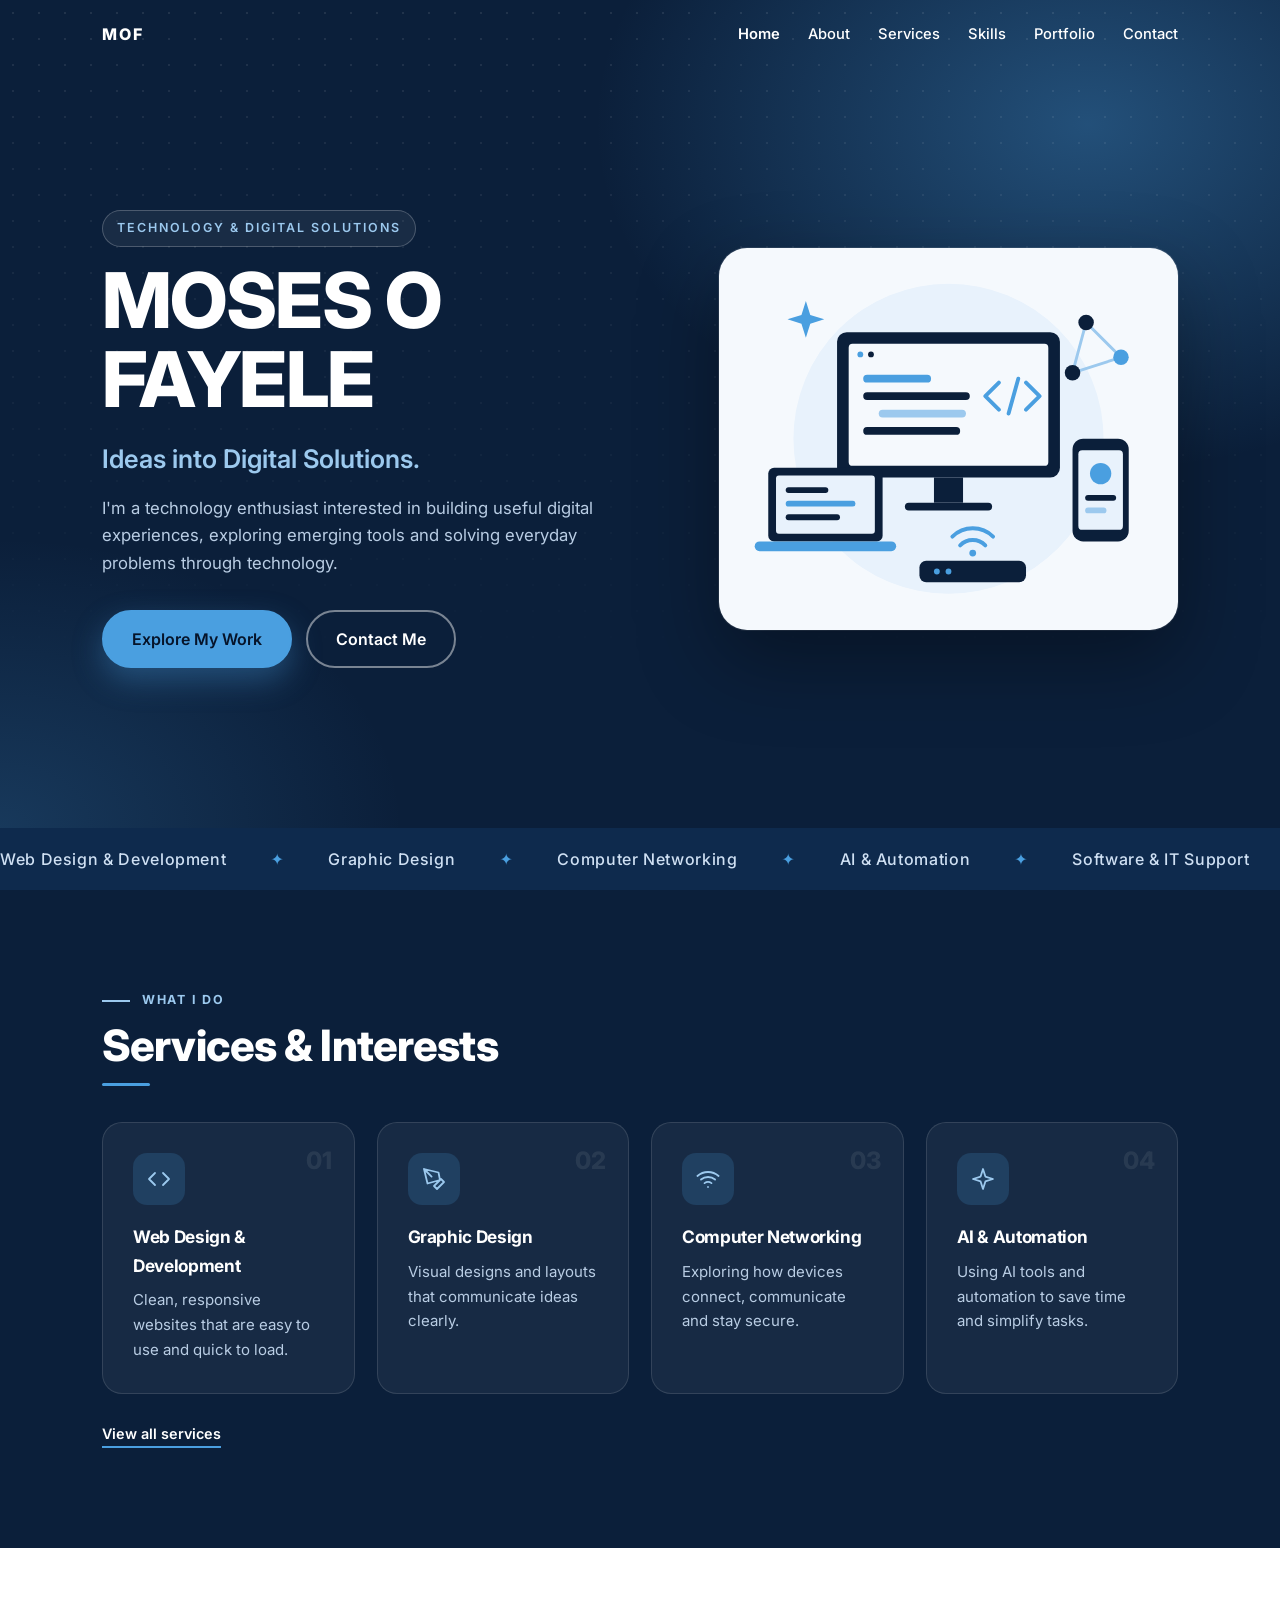
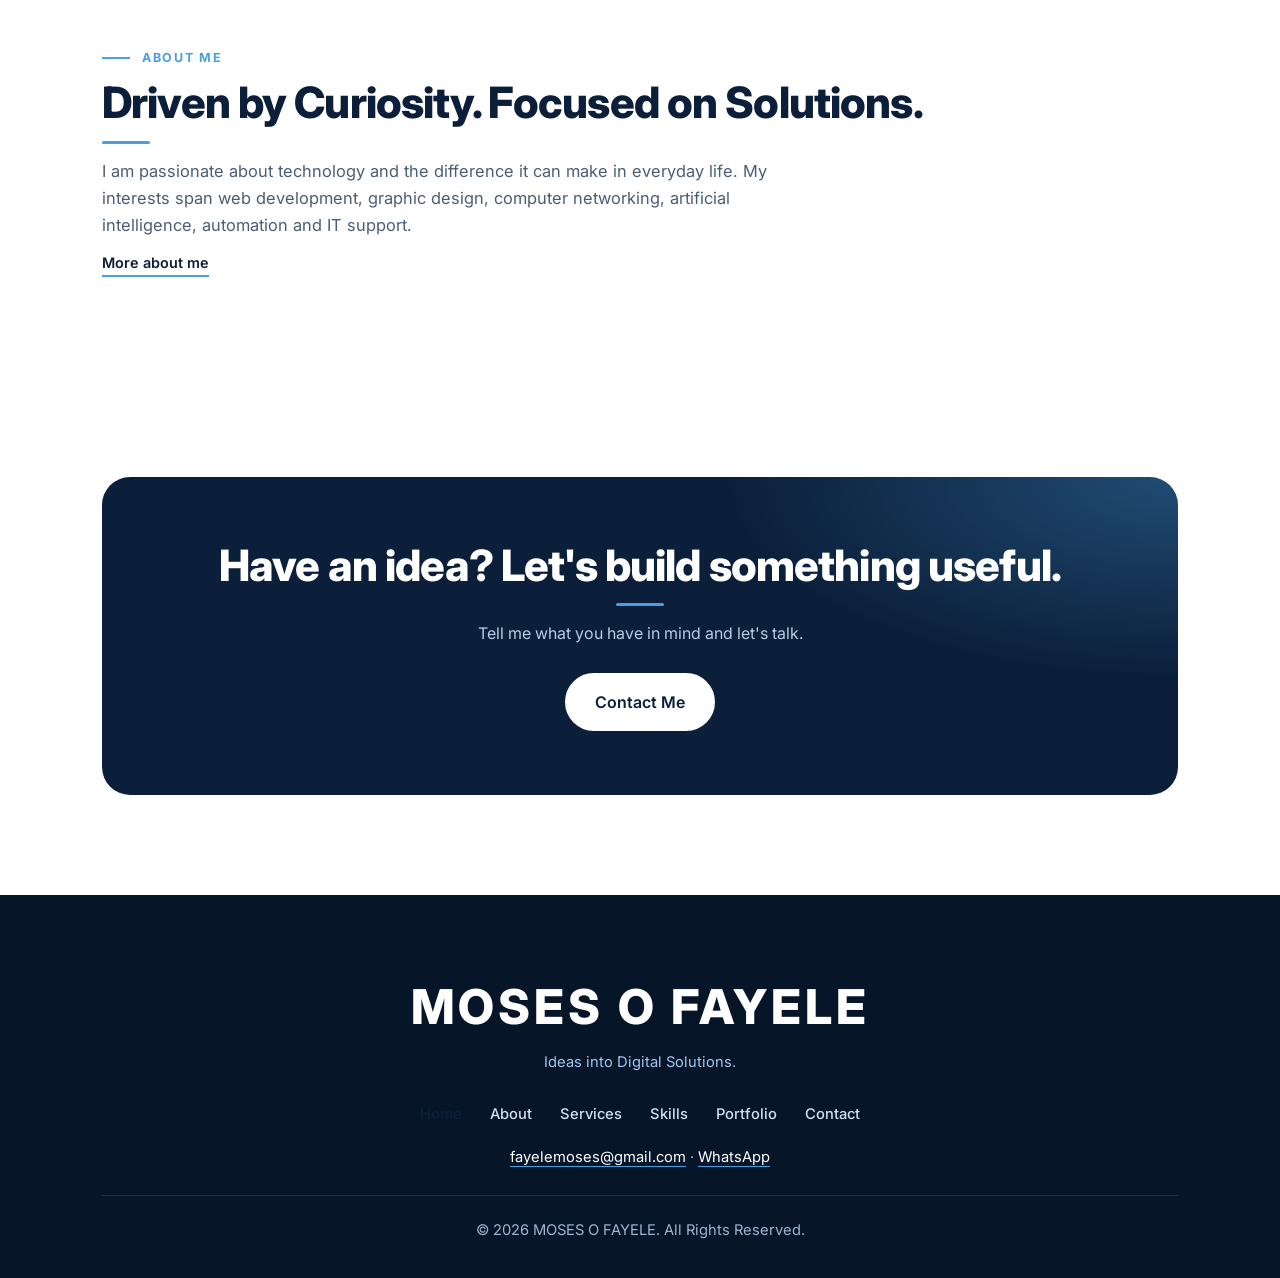
<file: index.html>
<!doctype html>
<html lang="en"><head><meta charset="utf-8"><meta name="viewport" content="width=device-width,initial-scale=1">
<title>MOSES O FAYELE | Technology & Digital Solutions</title>
<meta name="description" content="Portfolio of Moses O Fayele: web design, graphic design, networking, AI tools, digital marketing and IT support. Ideas into Digital Solutions.">
<meta property="og:title" content="MOSES O FAYELE | Technology & Digital Solutions"><meta property="og:type" content="website">
<meta name="theme-color" content="#0b1f3a"><link rel="preconnect" href="https://fonts.googleapis.com"><link rel="preconnect" href="https://fonts.gstatic.com" crossorigin><link href="https://fonts.googleapis.com/css2?family=Inter:wght@400;500;600;700;800&display=swap" rel="stylesheet">
<link rel="icon" href="data:image/svg+xml,%3Csvg xmlns='http://www.w3.org/2000/svg' viewBox='0 0 64 64'%3E%3Crect width='64' height='64' rx='14' fill='%230b1f3a'/%3E%3Ctext x='32' y='43' font-size='30' font-family='Arial' font-weight='700' text-anchor='middle' fill='white'%3EMF%3C/text%3E%3C/svg%3E">
<link rel="stylesheet" href="style.css"></head>
<body data-page=""><div id="app"></div><script src="site.js"></script></body></html>
</file>
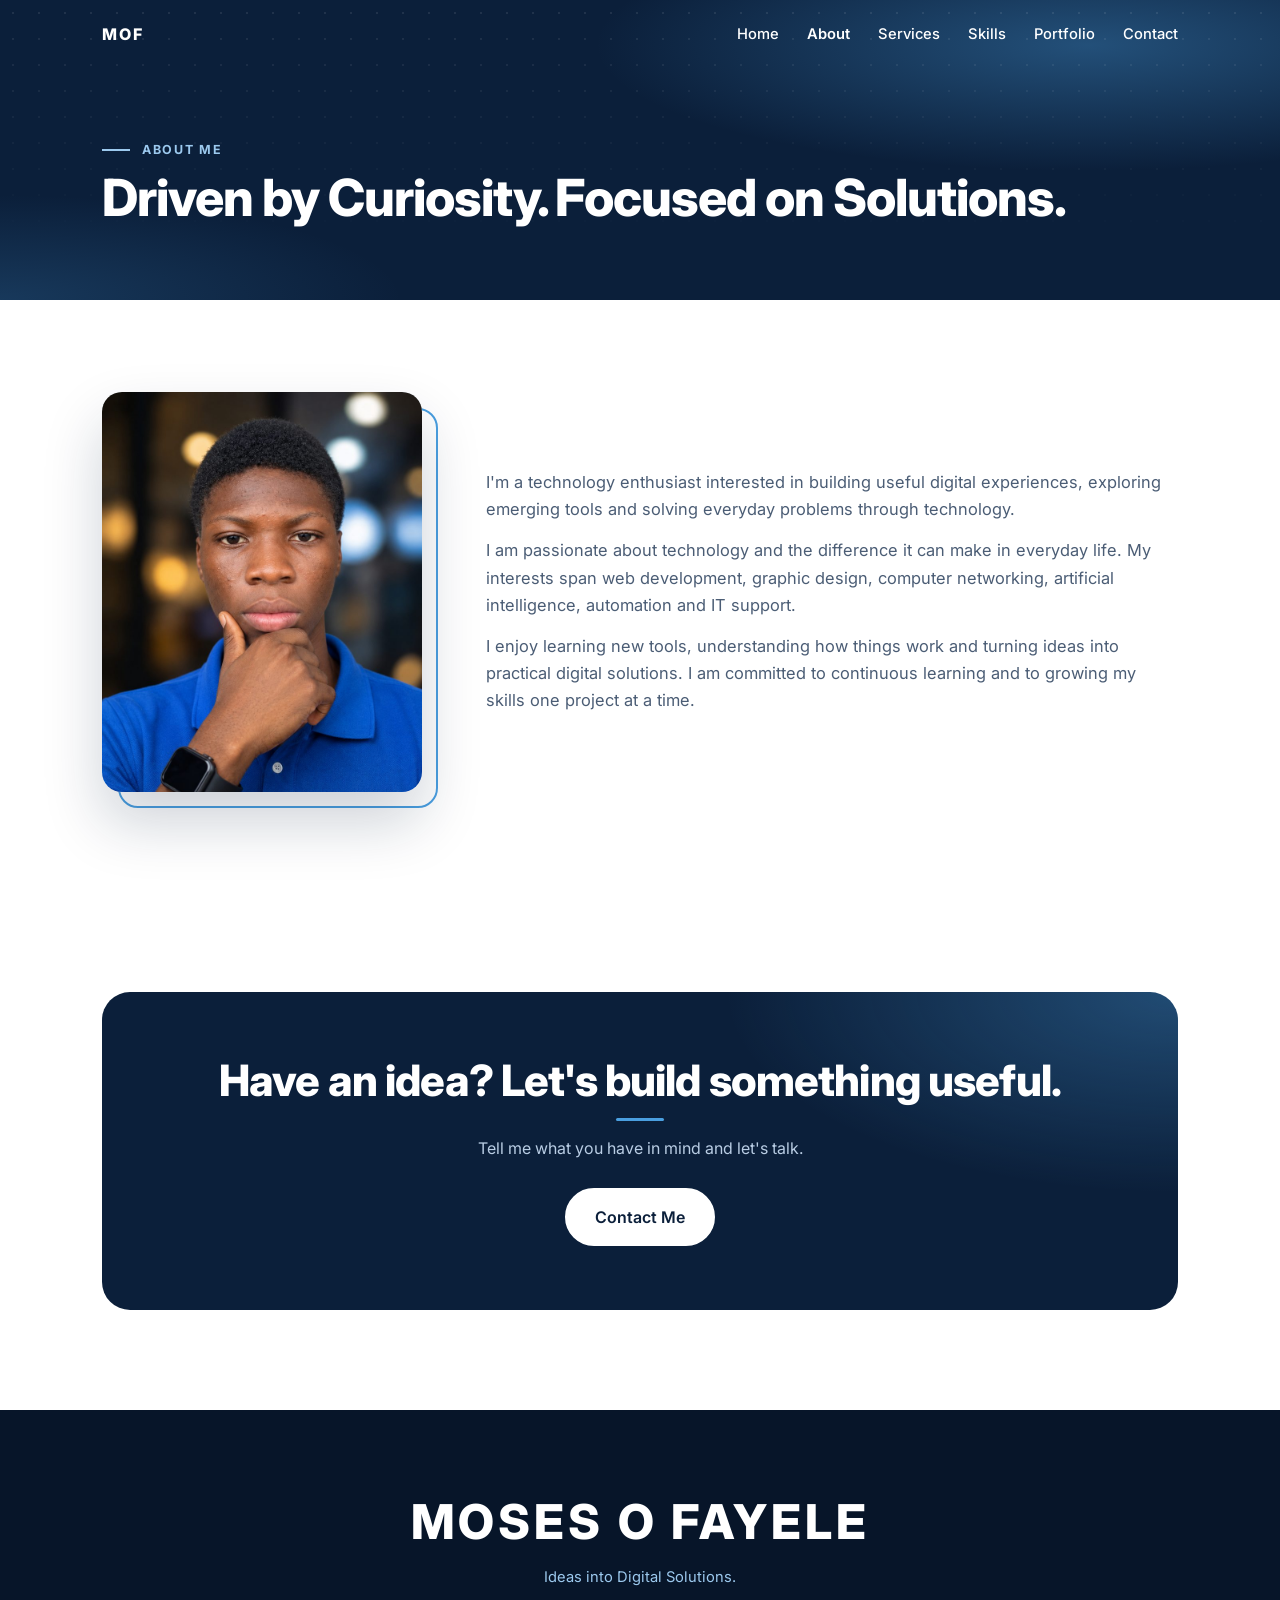
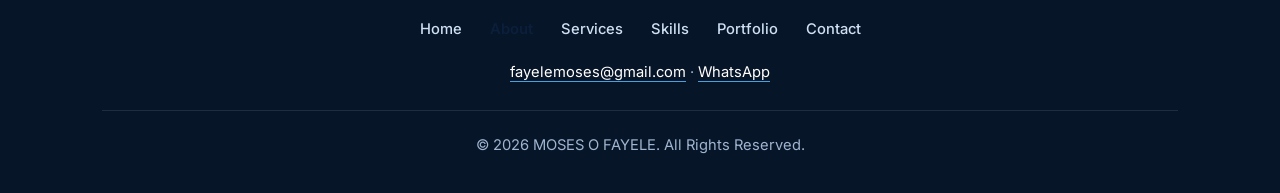
<file: about.html>
<!doctype html>
<html lang="en"><head><meta charset="utf-8"><meta name="viewport" content="width=device-width,initial-scale=1">
<title>About | MOSES O FAYELE | Technology & Digital Solutions</title>
<meta name="description" content="Portfolio of Moses O Fayele: web design, graphic design, networking, AI tools, digital marketing and IT support. Ideas into Digital Solutions.">
<meta property="og:title" content="About | MOSES O FAYELE | Technology & Digital Solutions"><meta property="og:type" content="website">
<meta name="theme-color" content="#0b1f3a"><link rel="preconnect" href="https://fonts.googleapis.com"><link rel="preconnect" href="https://fonts.gstatic.com" crossorigin><link href="https://fonts.googleapis.com/css2?family=Inter:wght@400;500;600;700;800&display=swap" rel="stylesheet">
<link rel="icon" href="data:image/svg+xml,%3Csvg xmlns='http://www.w3.org/2000/svg' viewBox='0 0 64 64'%3E%3Crect width='64' height='64' rx='14' fill='%230b1f3a'/%3E%3Ctext x='32' y='43' font-size='30' font-family='Arial' font-weight='700' text-anchor='middle' fill='white'%3EMF%3C/text%3E%3C/svg%3E">
<link rel="stylesheet" href="style.css"></head>
<body data-page="about"><div id="app"></div><script src="site.js"></script></body></html>
</file>
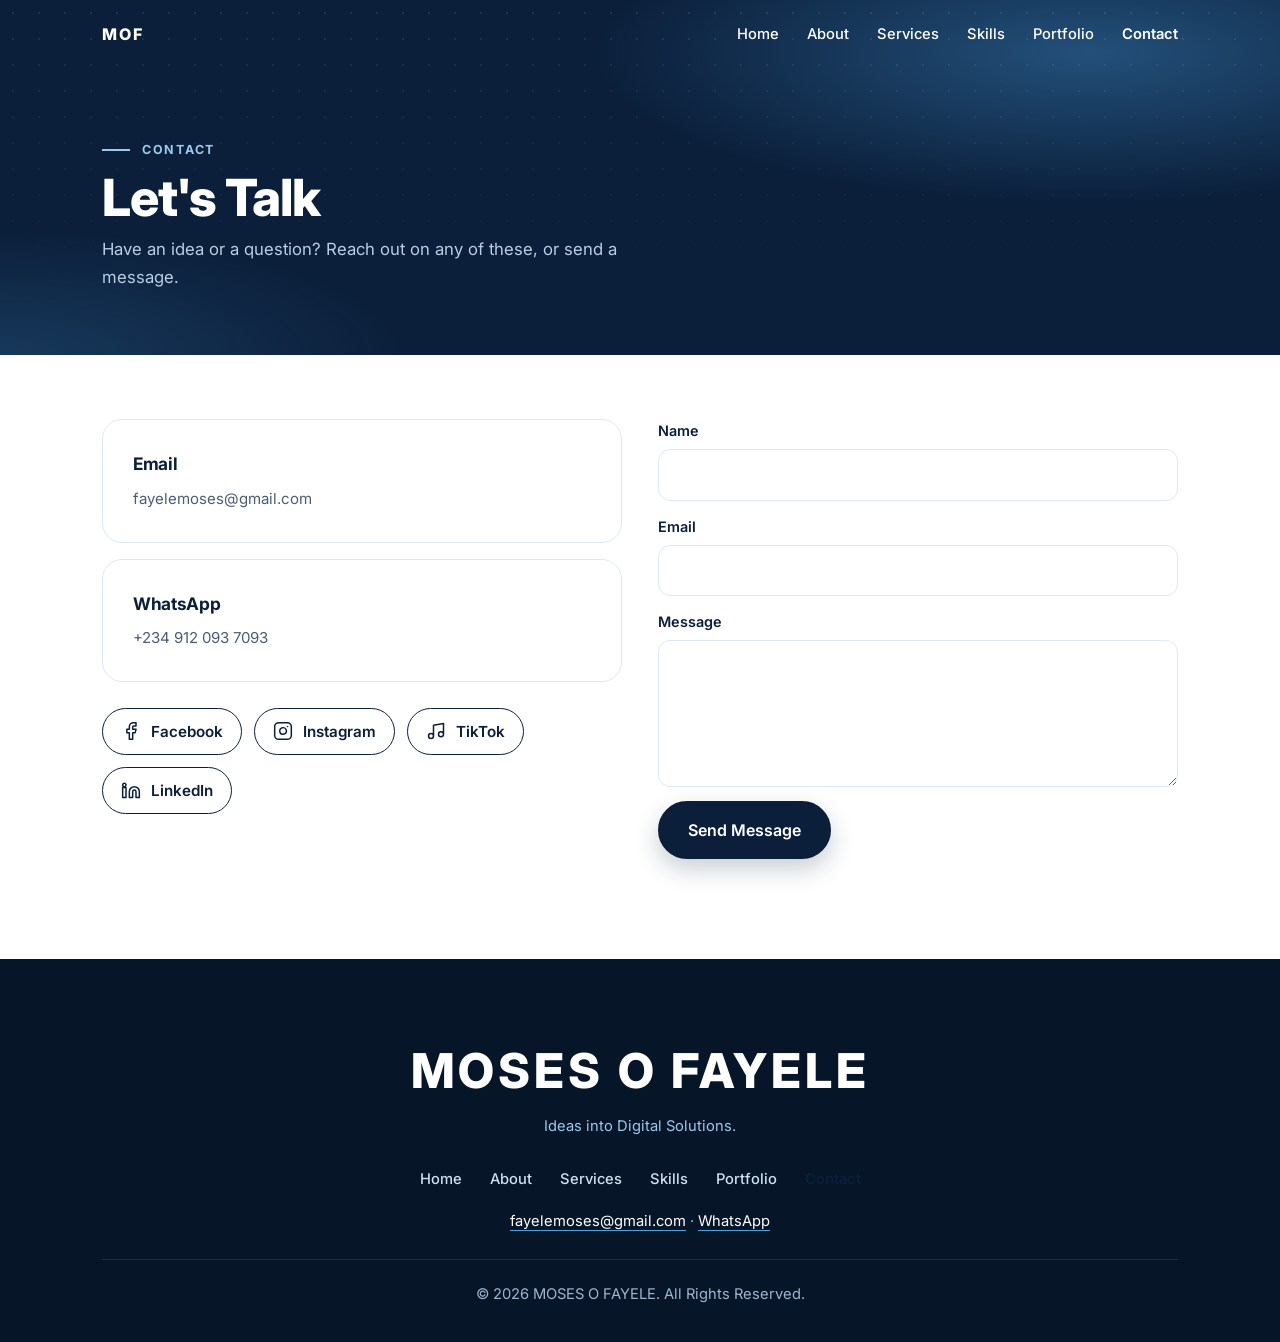
<file: contact.html>
<!doctype html>
<html lang="en"><head><meta charset="utf-8"><meta name="viewport" content="width=device-width,initial-scale=1">
<title>Contact | MOSES O FAYELE | Technology & Digital Solutions</title>
<meta name="description" content="Portfolio of Moses O Fayele: web design, graphic design, networking, AI tools, digital marketing and IT support. Ideas into Digital Solutions.">
<meta property="og:title" content="Contact | MOSES O FAYELE | Technology & Digital Solutions"><meta property="og:type" content="website">
<meta name="theme-color" content="#0b1f3a"><link rel="preconnect" href="https://fonts.googleapis.com"><link rel="preconnect" href="https://fonts.gstatic.com" crossorigin><link href="https://fonts.googleapis.com/css2?family=Inter:wght@400;500;600;700;800&display=swap" rel="stylesheet">
<link rel="icon" href="data:image/svg+xml,%3Csvg xmlns='http://www.w3.org/2000/svg' viewBox='0 0 64 64'%3E%3Crect width='64' height='64' rx='14' fill='%230b1f3a'/%3E%3Ctext x='32' y='43' font-size='30' font-family='Arial' font-weight='700' text-anchor='middle' fill='white'%3EMF%3C/text%3E%3C/svg%3E">
<link rel="stylesheet" href="style.css"></head>
<body data-page="contact"><div id="app"></div><script src="site.js"></script></body></html>
</file>
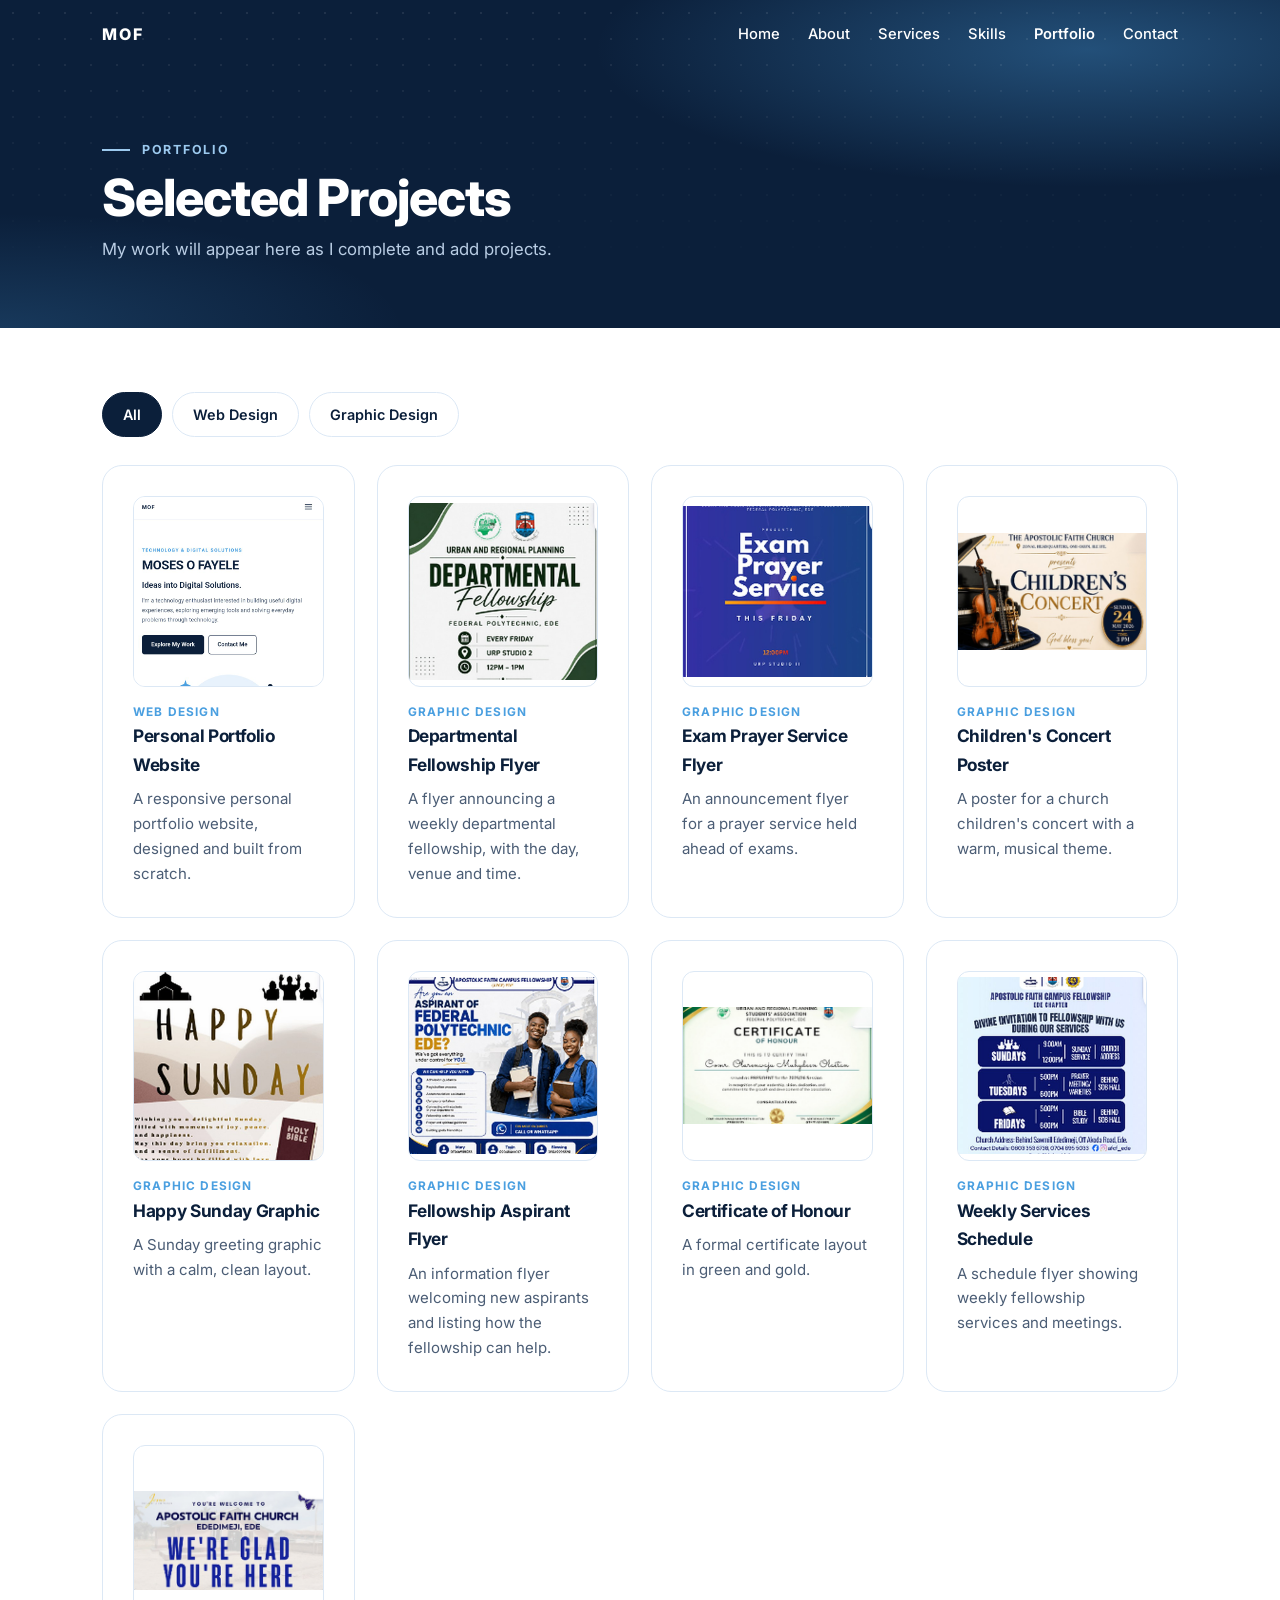
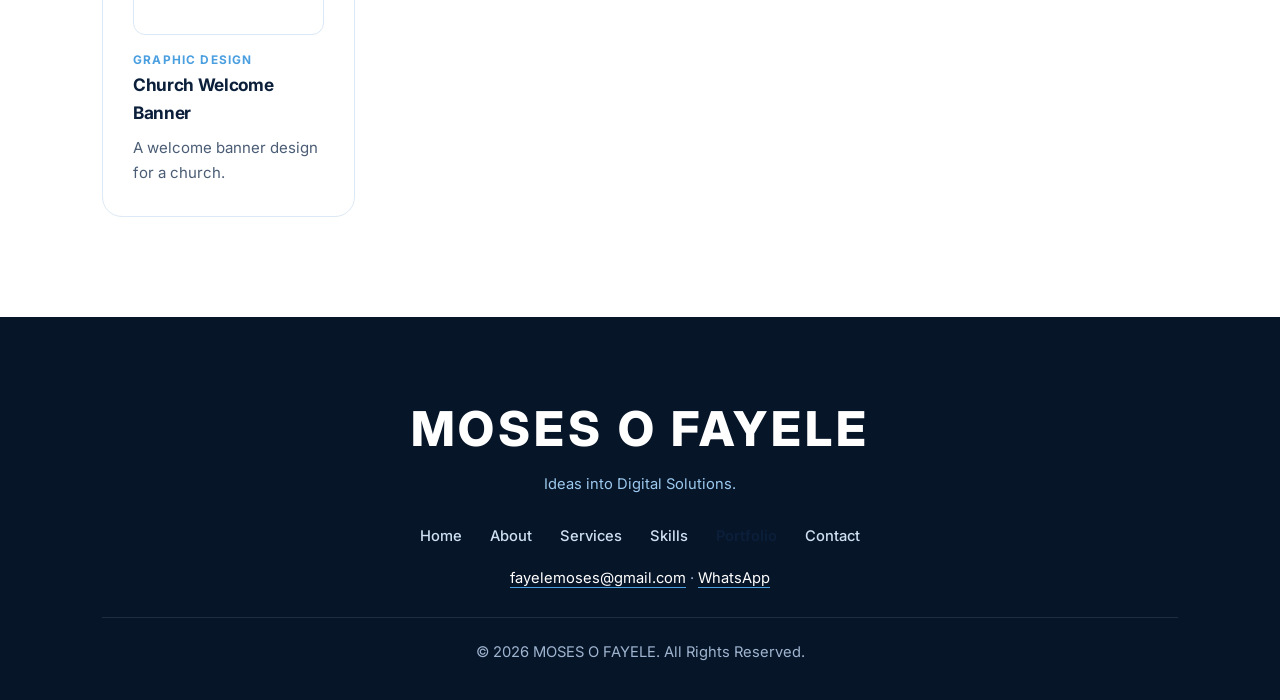
<file: portfolio.html>
<!doctype html>
<html lang="en"><head><meta charset="utf-8"><meta name="viewport" content="width=device-width,initial-scale=1">
<title>Portfolio | MOSES O FAYELE | Technology & Digital Solutions</title>
<meta name="description" content="Portfolio of Moses O Fayele: web design, graphic design, networking, AI tools, digital marketing and IT support. Ideas into Digital Solutions.">
<meta property="og:title" content="Portfolio | MOSES O FAYELE | Technology & Digital Solutions"><meta property="og:type" content="website">
<meta name="theme-color" content="#0b1f3a"><link rel="preconnect" href="https://fonts.googleapis.com"><link rel="preconnect" href="https://fonts.gstatic.com" crossorigin><link href="https://fonts.googleapis.com/css2?family=Inter:wght@400;500;600;700;800&display=swap" rel="stylesheet">
<link rel="icon" href="data:image/svg+xml,%3Csvg xmlns='http://www.w3.org/2000/svg' viewBox='0 0 64 64'%3E%3Crect width='64' height='64' rx='14' fill='%230b1f3a'/%3E%3Ctext x='32' y='43' font-size='30' font-family='Arial' font-weight='700' text-anchor='middle' fill='white'%3EMF%3C/text%3E%3C/svg%3E">
<link rel="stylesheet" href="style.css"></head>
<body data-page="portfolio"><div id="app"></div><script src="site.js"></script></body></html>
</file>
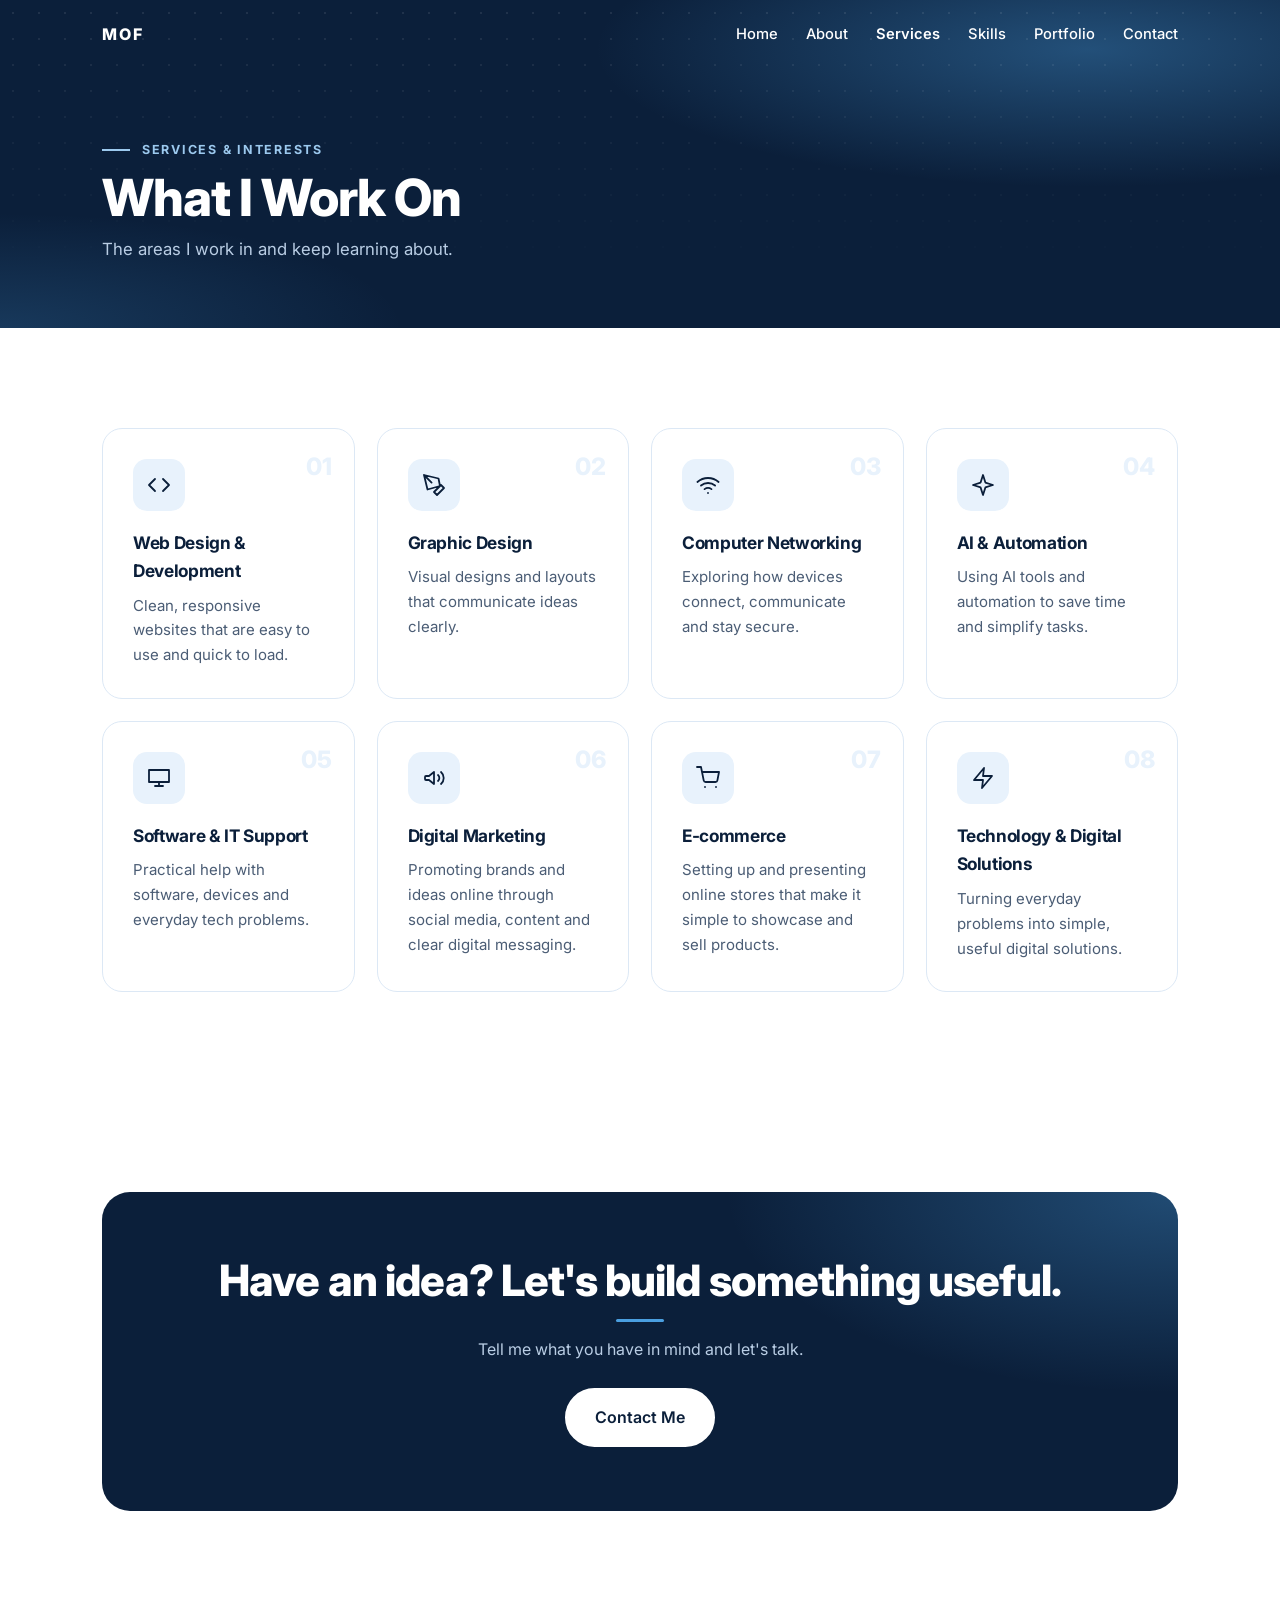
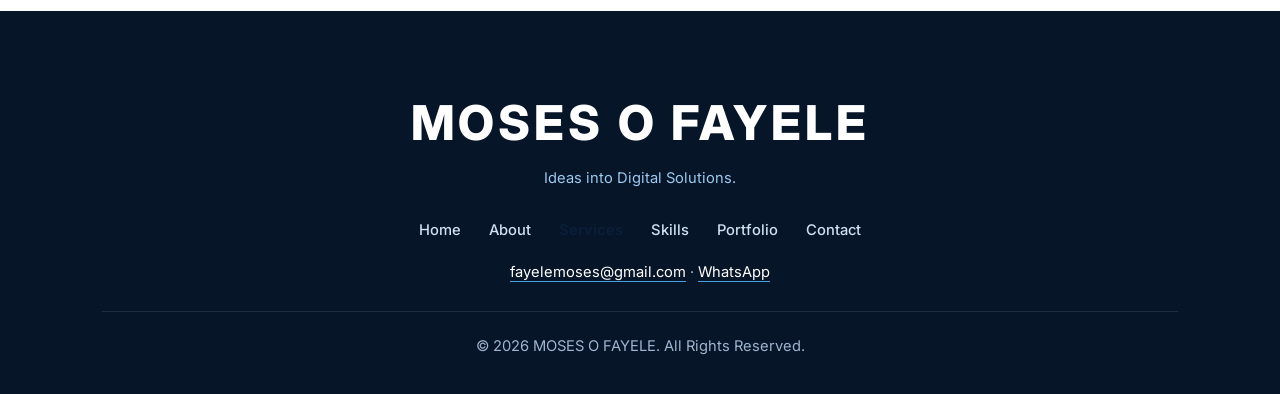
<file: services.html>
<!doctype html>
<html lang="en"><head><meta charset="utf-8"><meta name="viewport" content="width=device-width,initial-scale=1">
<title>Services | MOSES O FAYELE | Technology & Digital Solutions</title>
<meta name="description" content="Portfolio of Moses O Fayele: web design, graphic design, networking, AI tools, digital marketing and IT support. Ideas into Digital Solutions.">
<meta property="og:title" content="Services | MOSES O FAYELE | Technology & Digital Solutions"><meta property="og:type" content="website">
<meta name="theme-color" content="#0b1f3a"><link rel="preconnect" href="https://fonts.googleapis.com"><link rel="preconnect" href="https://fonts.gstatic.com" crossorigin><link href="https://fonts.googleapis.com/css2?family=Inter:wght@400;500;600;700;800&display=swap" rel="stylesheet">
<link rel="icon" href="data:image/svg+xml,%3Csvg xmlns='http://www.w3.org/2000/svg' viewBox='0 0 64 64'%3E%3Crect width='64' height='64' rx='14' fill='%230b1f3a'/%3E%3Ctext x='32' y='43' font-size='30' font-family='Arial' font-weight='700' text-anchor='middle' fill='white'%3EMF%3C/text%3E%3C/svg%3E">
<link rel="stylesheet" href="style.css"></head>
<body data-page="services"><div id="app"></div><script src="site.js"></script></body></html>
</file>
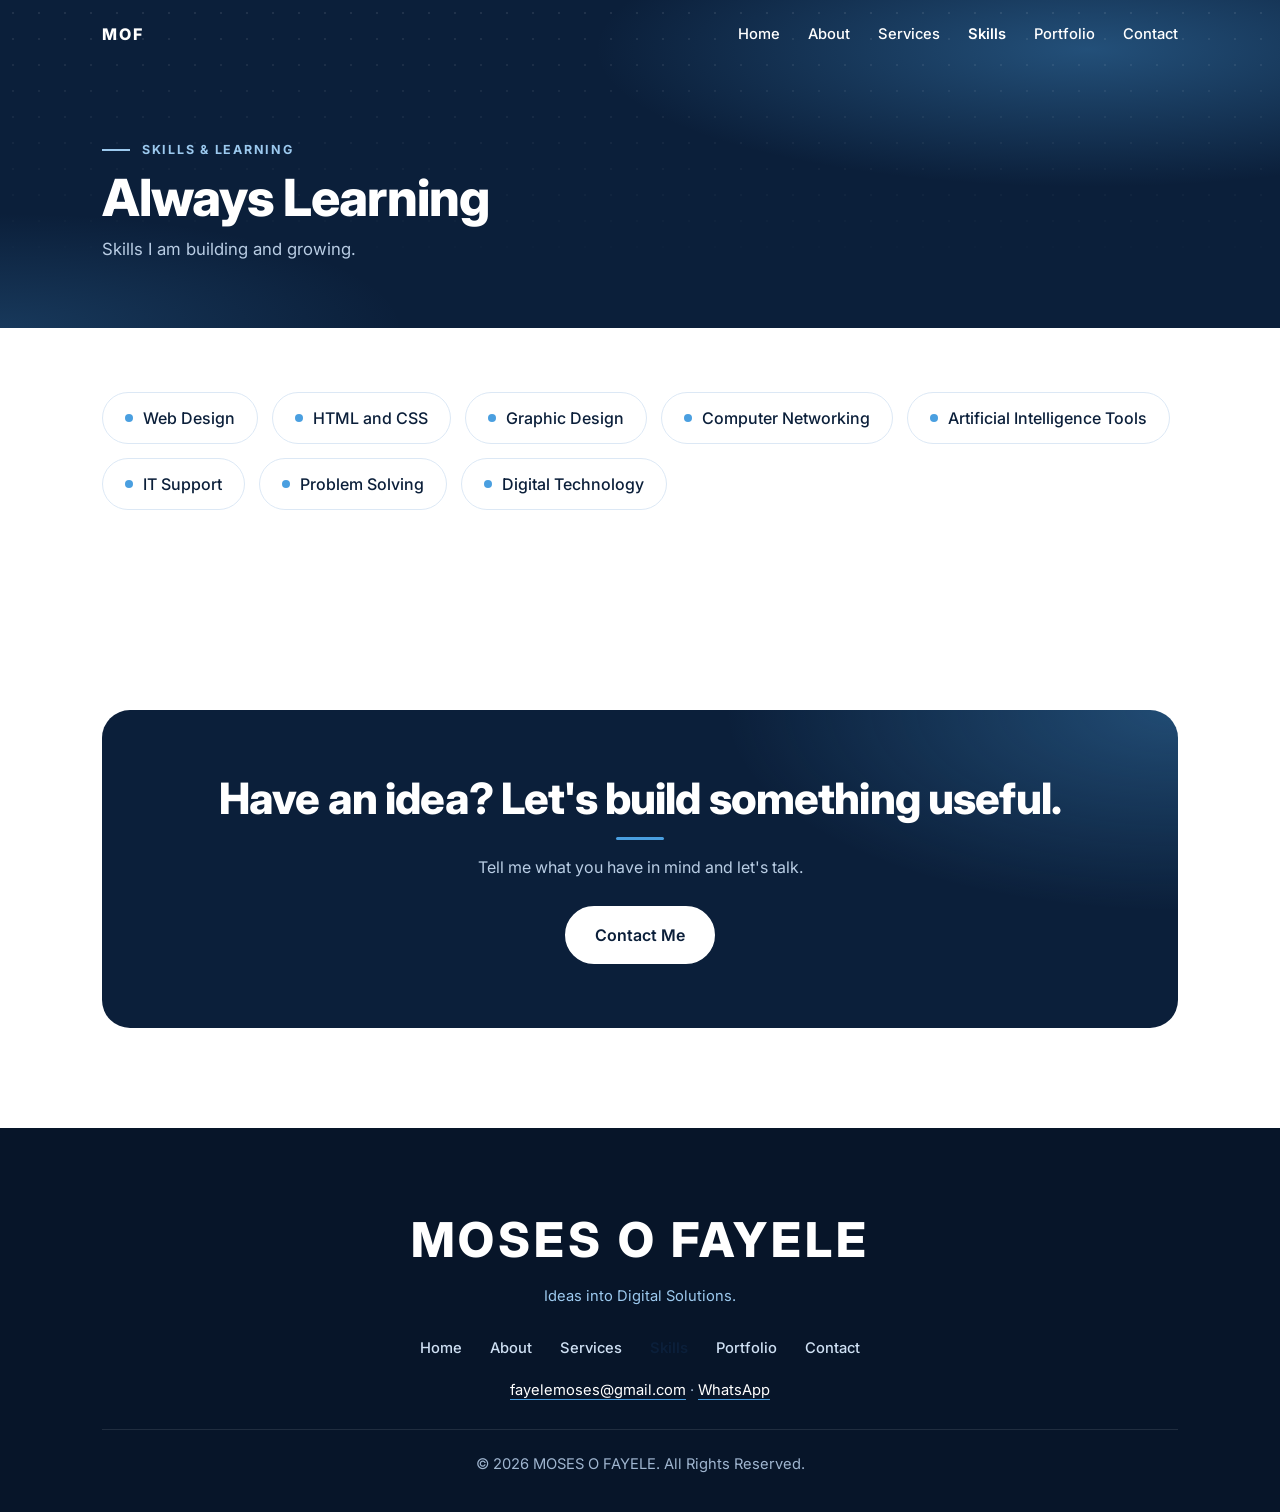
<file: skills.html>
<!doctype html>
<html lang="en"><head><meta charset="utf-8"><meta name="viewport" content="width=device-width,initial-scale=1">
<title>Skills | MOSES O FAYELE | Technology & Digital Solutions</title>
<meta name="description" content="Portfolio of Moses O Fayele: web design, graphic design, networking, AI tools, digital marketing and IT support. Ideas into Digital Solutions.">
<meta property="og:title" content="Skills | MOSES O FAYELE | Technology & Digital Solutions"><meta property="og:type" content="website">
<meta name="theme-color" content="#0b1f3a"><link rel="preconnect" href="https://fonts.googleapis.com"><link rel="preconnect" href="https://fonts.gstatic.com" crossorigin><link href="https://fonts.googleapis.com/css2?family=Inter:wght@400;500;600;700;800&display=swap" rel="stylesheet">
<link rel="icon" href="data:image/svg+xml,%3Csvg xmlns='http://www.w3.org/2000/svg' viewBox='0 0 64 64'%3E%3Crect width='64' height='64' rx='14' fill='%230b1f3a'/%3E%3Ctext x='32' y='43' font-size='30' font-family='Arial' font-weight='700' text-anchor='middle' fill='white'%3EMF%3C/text%3E%3C/svg%3E">
<link rel="stylesheet" href="style.css"></head>
<body data-page="skills"><div id="app"></div><script src="site.js"></script></body></html>
</file>
<file: style.css>
:root{--navy:#0b1f3a;--blue:#4a9fe0;--sky:#9cc9ee;--light:#e8f2fc;--soft:#f5f9fd;--muted:#4b5d75;--line:#dce8f5}
*{box-sizing:border-box;margin:0}html{scroll-behavior:smooth;scroll-padding-top:70px}
body{font-family:Inter,system-ui,-apple-system,"Segoe UI",Roboto,sans-serif;color:var(--navy);background:#fff;line-height:1.65;-webkit-font-smoothing:antialiased}
a{color:inherit;text-decoration:none}svg{width:24px;height:24px;fill:none;stroke:currentColor;stroke-width:1.8;stroke-linecap:round;stroke-linejoin:round}
.wrap{max-width:1120px;margin:0 auto;padding:0 22px}section{padding:100px 0}.alt{background:var(--soft)}
h1,h2,h3{letter-spacing:-.02em}
h1{font-size:clamp(2.6rem,7vw,4.8rem);line-height:1.04;margin:14px 0 18px;font-weight:800}
h2{font-size:clamp(1.8rem,4vw,2.7rem);line-height:1.12;margin-bottom:14px;font-weight:800}
h2::after{content:"";display:block;width:48px;height:3px;border-radius:2px;background:var(--blue);margin-top:14px}.cta h2::after{margin:14px auto 0}
.kicker{color:var(--blue);font-weight:700;letter-spacing:.14em;font-size:.78rem;margin-bottom:10px;display:flex;align-items:center;gap:12px}.kicker::before{content:"";width:28px;height:2px;background:currentColor}
.lead{color:var(--muted);max-width:540px;font-size:1.05rem}
header{position:fixed;inset:0 0 auto;z-index:10;background:rgba(255,255,255,.94);backdrop-filter:blur(10px);border-bottom:1px solid var(--line);transition:background .3s,box-shadow .3s,border-color .3s}
header .wrap{display:flex;align-items:center;justify-content:space-between;height:68px}
.logo{font-weight:800;letter-spacing:.12em}nav{display:flex;gap:28px}nav a{font-size:.92rem;font-weight:500;color:var(--muted);transition:color .2s}nav a:hover{color:var(--blue)}nav a.active{color:var(--navy);font-weight:600}
header:not(.scrolled){background:transparent;border-color:transparent;backdrop-filter:none}
header:not(.scrolled) .logo,header:not(.scrolled) .menu,header:not(.scrolled) nav a{color:#fff}header:not(.scrolled) nav a:hover{color:var(--sky)}
header.scrolled{box-shadow:0 6px 24px rgba(11,31,58,.08)}
.menu{display:none;background:none;border:0;cursor:pointer;color:var(--navy)}
.hero,.pagehead{position:relative;isolation:isolate;overflow:hidden;color:#fff;background:radial-gradient(55% 60% at 85% 15%,rgba(74,159,224,.38),transparent 70%),radial-gradient(45% 50% at 0% 100%,rgba(74,159,224,.2),transparent 70%),var(--navy)}
.hero::before,.pagehead::before{content:"";position:absolute;inset:0;background-image:radial-gradient(rgba(255,255,255,.09) 1.5px,transparent 1.5px);background-size:26px 26px;z-index:-1;-webkit-mask-image:linear-gradient(#000,transparent 85%);mask-image:linear-gradient(#000,transparent 85%)}
.hero{padding:150px 0 100px;min-height:92vh;display:flex;align-items:center}
.hero>.wrap{width:100%;display:grid;grid-template-columns:1.1fr .9fr;gap:56px;align-items:center}
.hero h1,.pagehead h1{color:#fff}.hero .lead,.pagehead .lead{color:#b9cde4}.pagehead .kicker{color:var(--sky)}
.eyebrow{display:inline-block;color:var(--sky);font-weight:600;letter-spacing:.16em;font-size:.78rem;padding:7px 14px;border:1px solid rgba(255,255,255,.22);border-radius:999px;background:rgba(255,255,255,.06)}
.tagline{font-size:clamp(1.2rem,2.4vw,1.6rem);font-weight:600;color:var(--sky)}
.hero>.wrap>div:first-child>*{animation:up .8s cubic-bezier(.2,.7,.2,1) both}.hero>.wrap>div:first-child>:nth-child(2){animation-delay:.08s}.hero>.wrap>div:first-child>:nth-child(3){animation-delay:.16s}.hero>.wrap>div:first-child>:nth-child(4){animation-delay:.24s}.hero>.wrap>div:first-child>:nth-child(5){animation-delay:.32s}
@keyframes up{from{opacity:0;transform:translateY(24px)}}@keyframes fade{from{opacity:0}}main{animation:fade .5s both}
.hero-art{max-width:460px;width:100%;margin-left:auto;background:var(--soft);border-radius:28px;padding:26px;box-shadow:0 30px 80px rgba(0,0,0,.35),0 0 0 1px rgba(255,255,255,.1);animation:up 1s .2s cubic-bezier(.2,.7,.2,1) both}
.hero-art svg{display:block;width:100%;height:auto;stroke:none;fill:none}
.pagehead{padding:140px 0 64px}.pagehead h1{font-size:clamp(2rem,5vw,3.2rem);margin:8px 0 12px}.pagehead+section{padding-top:64px}
.btns{display:flex;gap:14px;margin-top:32px;flex-wrap:wrap}
.btn{display:inline-block;padding:14px 28px;border-radius:999px;font-weight:600;border:2px solid var(--navy);transition:transform .2s,box-shadow .2s,background .2s,color .2s}.btn:hover{transform:translateY(-2px)}
.btn.fill{background:var(--navy);color:#fff;box-shadow:0 10px 24px rgba(11,31,58,.22)}.btn.line:hover{background:var(--light)}
.hero .btn.fill{background:var(--blue);border-color:var(--blue);color:#06142a;box-shadow:0 12px 30px rgba(74,159,224,.35)}.hero .btn.line{border-color:rgba(255,255,255,.45);color:#fff}.hero .btn.line:hover{background:rgba(255,255,255,.1)}
.marquee{background:#0e2a4d;color:#cfe0f3;padding:18px 0;overflow:hidden;white-space:nowrap;font-weight:500;letter-spacing:.04em}
.track{display:inline-flex;animation:mq 45s linear infinite}.track span{padding-right:44px}.track span::after{content:"✦";margin-left:44px;color:var(--blue)}@keyframes mq{to{transform:translateX(-50%)}}
.about p{color:var(--muted);max-width:680px;margin-top:14px;font-size:1.03rem}
.about-grid{display:grid;grid-template-columns:320px 1fr;gap:64px;align-items:center;margin-top:28px}.about-grid .photo{margin:0 16px 0 0;max-width:320px;width:100%}.about-grid .about p:first-child{margin-top:0}
.photo{position:relative;aspect-ratio:4/5;max-width:380px;margin-left:auto;border-radius:20px;background:var(--light);display:grid;place-items:center;font-size:3rem;font-weight:800;color:var(--blue);box-shadow:0 30px 60px rgba(11,31,58,.2)}
.photo::before{content:"";position:absolute;inset:16px -16px -16px 16px;border:2px solid var(--blue);border-radius:20px;z-index:-1}
.photo img{position:absolute;inset:0;width:100%;height:100%;object-fit:cover;object-position:center top;border-radius:20px}
.reveal{opacity:0;transform:translateY(22px);transition:opacity .7s,transform .7s}.reveal.in{opacity:1;transform:none}
.grid{display:grid;grid-template-columns:repeat(auto-fit,minmax(250px,1fr));gap:22px;margin-top:36px;counter-reset:c}
.card{position:relative;overflow:hidden;background:#fff;border:1px solid var(--line);border-radius:20px;padding:30px;counter-increment:c;transition:opacity .6s,transform .35s,box-shadow .35s,border-color .3s}
.card:hover{transform:translateY(-6px);box-shadow:0 20px 44px rgba(11,31,58,.12);border-color:var(--blue)}
.grid:not(.pf) .card::after{content:counter(c,decimal-leading-zero);position:absolute;top:18px;right:22px;font-weight:800;font-size:1.5rem;color:var(--light)}
.card .ic{width:52px;height:52px;border-radius:14px;background:var(--light);color:var(--navy);display:grid;place-items:center;margin-bottom:18px;transition:.25s}.card:hover .ic{background:var(--navy);color:#fff}
.card h3{font-size:1.08rem;margin-bottom:8px}.card p{color:var(--muted);font-size:.94rem}.card.hide{display:none}
.dark{background:var(--navy);color:#fff}.dark h2,.dark .card h3{color:#fff}.dark .kicker{color:var(--sky)}.dark .card{background:rgba(255,255,255,.05);border-color:rgba(255,255,255,.12)}.dark .card p{color:#b9cde4}
.dark .card .ic{background:rgba(74,159,224,.18);color:var(--sky)}.dark .card:hover .ic{background:var(--blue);color:#06142a}.dark .grid .card::after{color:rgba(255,255,255,.08)}.dark .more{color:#fff}
.filters{display:flex;gap:10px;flex-wrap:wrap}.filters button{font:inherit;font-weight:600;font-size:.9rem;padding:10px 20px;border-radius:999px;border:1.5px solid var(--line);background:#fff;color:var(--navy);cursor:pointer;transition:.2s}
.filters button:hover{border-color:var(--blue)}.filters button.on{background:var(--navy);color:#fff;border-color:var(--navy)}.filters+.grid{margin-top:28px}
.thumb{aspect-ratio:1/1;background:#fff;border:1px solid var(--line);border-radius:12px;margin-bottom:16px;display:grid;place-items:center;color:var(--blue);font-size:.85rem;overflow:hidden;cursor:zoom-in}
.thumb img{width:100%;height:100%;object-fit:contain;transition:transform .4s}.card:hover .thumb img{transform:scale(1.04)}
.tag{font-size:.74rem;font-weight:700;color:var(--blue);letter-spacing:.1em;text-transform:uppercase}
.more{display:inline-block;margin-top:12px;font-weight:600;font-size:.9rem;border-bottom:2px solid var(--blue)}.grid+.more{margin-top:28px}
.chips{display:flex;flex-wrap:wrap;gap:14px;margin-top:32px}
.chip{display:inline-flex;align-items:center;padding:12px 22px;border-radius:999px;background:#fff;border:1px solid var(--line);font-weight:500;transition:.25s}.chip::before{content:"";width:8px;height:8px;border-radius:50%;background:var(--blue);margin-right:10px}
.chip:hover{background:var(--navy);color:#fff;border-color:var(--navy);transform:translateY(-2px)}
.social{display:flex;flex-wrap:wrap;gap:12px;margin-top:26px}.social a{display:inline-flex;align-items:center;gap:10px;padding:10px 18px;border-radius:999px;border:1.5px solid var(--navy);font-weight:600;font-size:.95rem;transition:.2s}.social svg{width:20px;height:20px}.social a:hover{background:var(--navy);color:#fff}
.cta{background:radial-gradient(60% 90% at 100% 0%,rgba(74,159,224,.35),transparent 70%),var(--navy);color:#fff;border-radius:28px;padding:64px 28px;text-align:center}.cta h2{color:#fff}.cta p{color:#b9cde4;margin:8px 0 26px}.cta .btn{background:#fff;color:var(--navy);border-color:#fff}.cta .btn:hover{background:var(--light)}
.cwrap{display:grid;grid-template-columns:1fr 1fr;gap:36px;align-items:start}.cwrap .card{display:block;margin-bottom:16px}
.cform{display:grid;gap:14px}.cform label{font-weight:600;font-size:.9rem;display:grid;gap:6px}
.cform input,.cform textarea{width:100%;padding:13px 15px;border:1px solid var(--line);border-radius:12px;font:inherit;color:var(--navy);background:#fff}.cform input:focus,.cform textarea:focus{outline:3px solid var(--light);border-color:var(--blue)}
.cform button{cursor:pointer;font:inherit;font-weight:600;justify-self:start;color:#fff}
footer{background:#071529;color:#9fb5cf;padding:72px 0 36px;text-align:center;font-size:.92rem}
footer .flogo{font-weight:800;letter-spacing:.08em;color:#fff;font-size:clamp(1.8rem,6vw,3rem)}footer .ftag{color:var(--sky);margin-top:4px}
footer nav{justify-content:center;flex-wrap:wrap;margin:28px 0 18px}footer nav a{color:#cfe0f3}footer nav a:hover{color:#fff}
footer .fmail a{color:#fff;border-bottom:1px solid var(--blue)}footer .copy{margin-top:26px;padding-top:22px;border-top:1px solid rgba(255,255,255,.1)}
.lb{position:fixed;inset:0;background:rgba(11,31,58,.9);display:none;align-items:center;justify-content:center;z-index:50;padding:20px;cursor:zoom-out}.lb.on{display:flex}.lb img{max-width:100%;max-height:88vh;border-radius:10px;background:#fff}
.lb::after{content:"Tap anywhere to close";position:absolute;bottom:14px;left:0;right:0;text-align:center;color:#cfe0f3;font-size:.8rem}
:focus-visible{outline:3px solid var(--blue);outline-offset:3px}
@media(max-width:820px){.hero{padding:120px 0 72px;min-height:0}.hero>.wrap{grid-template-columns:1fr;gap:44px}.hero-art{margin:0 auto;max-width:380px}.about-grid{grid-template-columns:1fr;gap:40px}.cwrap{grid-template-columns:1fr}section{padding:72px 0}
.menu{display:block}header nav{display:none;position:absolute;top:68px;left:0;right:0;background:var(--navy);flex-direction:column;gap:0}header nav.open{display:flex}
header nav a,header:not(.scrolled) nav a{padding:16px 22px;color:#fff;border-top:1px solid rgba(255,255,255,.08)}header nav a.active{color:var(--sky)}}
@media(prefers-reduced-motion:reduce){*,*::before,*::after{animation:none!important;transition:none!important;scroll-behavior:auto!important}.reveal{opacity:1;transform:none}}
</file>
